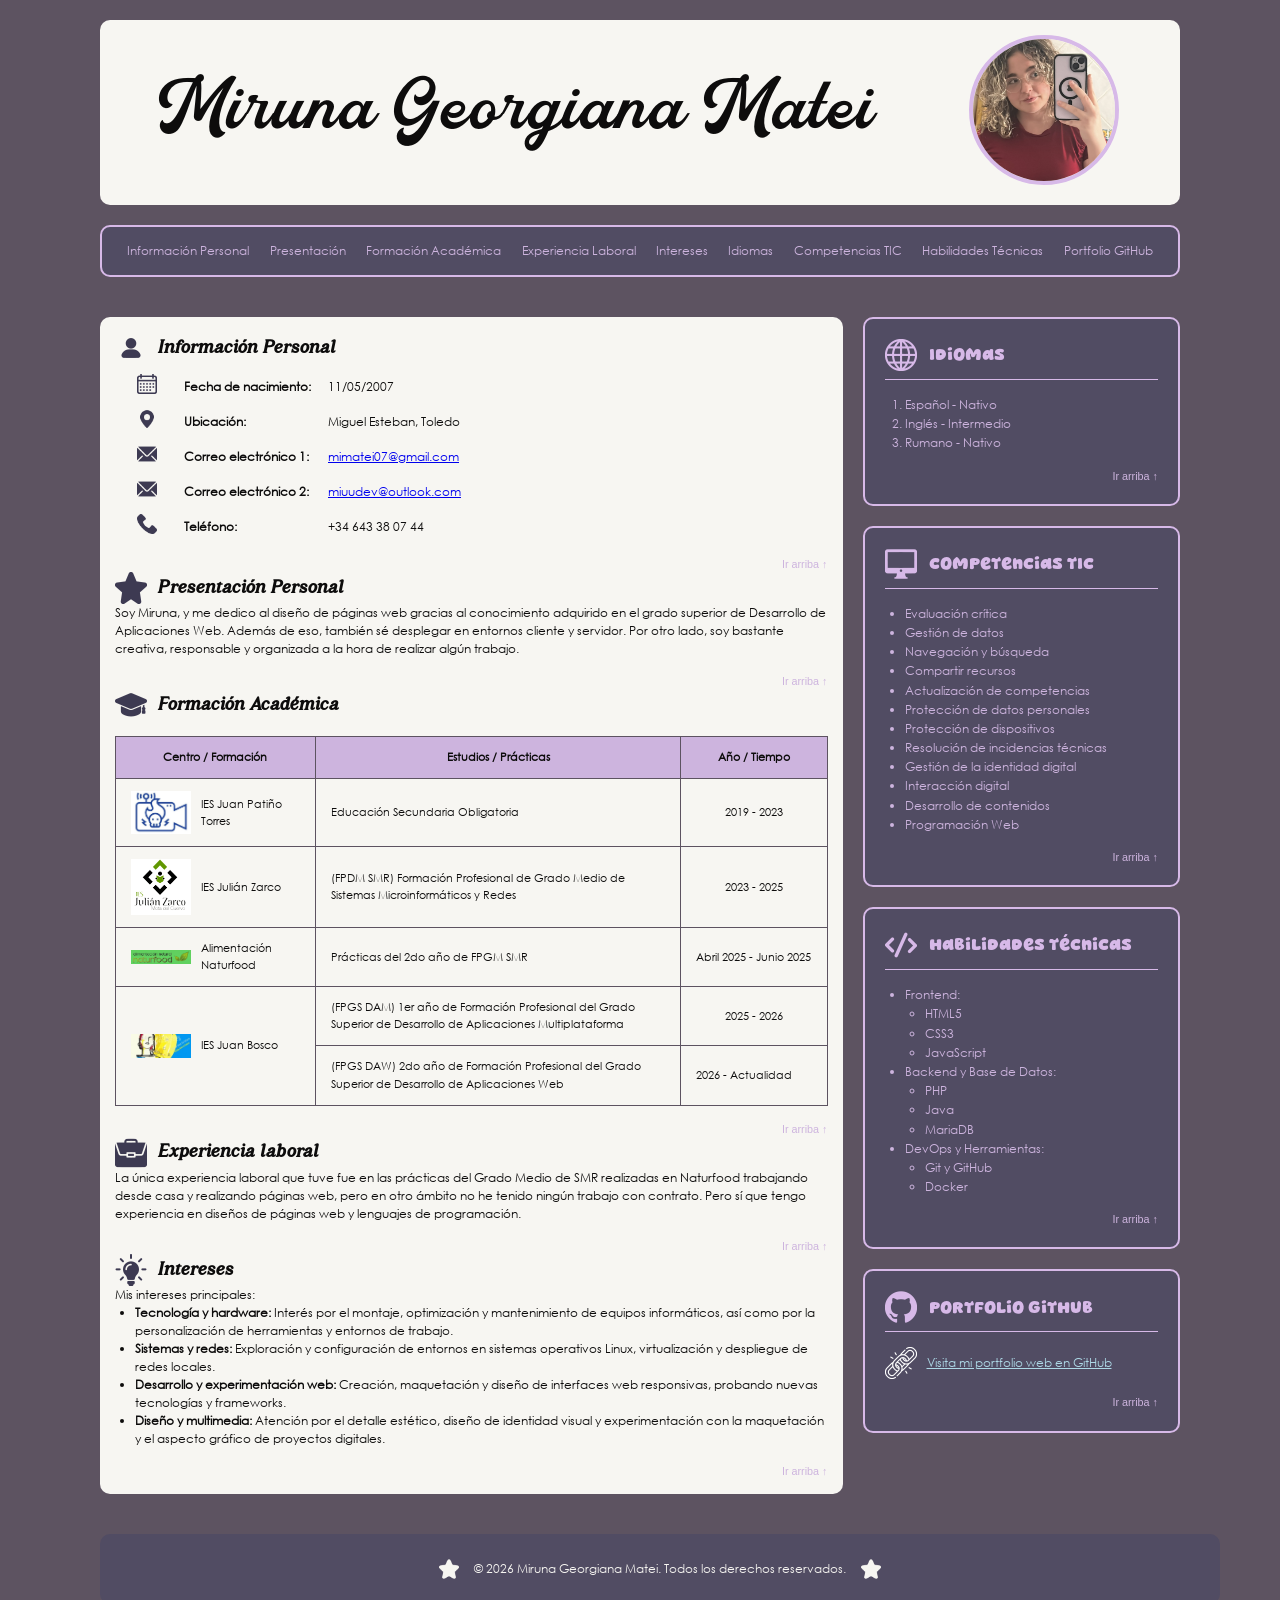
<file: curriculumVitae/index.html>
<!DOCTYPE html>
<html lang="es">
<head>
    <meta charset="UTF-8">
    <meta name="viewport" content="width=device-width, initial-scale=1.0">
    <link rel="stylesheet" href="./css/style.css">
    <title>Curriculum Vitae - Miruna Georgiana Matei</title>
</head>
<body id="top">

    <header>
        <h1>Miruna Georgiana Matei</h1>

        <div class="cont-perfil">
            <img src="img/logos/foto-perfil.jpeg" alt="Fotografía de Miruna Georgiana Matei" class="foto-perfil">
        </div>
    </header>

    <nav>
        <ul>
            <li><a href="#informacion-personal">Información Personal</a></li>
            <li><a href="#presentacion-personal">Presentación</a></li>
            <li><a href="#formacion-academica">Formación Académica</a></li>
            <li><a href="#experiencia-laboral">Experiencia Laboral</a></li>
            <li><a href="#intereses">Intereses</a></li>
            <li><a href="#idiomas">Idiomas</a></li>
            <li><a href="#competencias-tic">Competencias TIC</a></li>
            <li><a href="#habilidades-tecnicas">Habilidades Técnicas</a></li>
            <li><a href="#link-github">Portfolio GitHub</a></li>
        </ul>
    </nav>

    <div class="contenedor-principal">
        <main>
            <section class="seccion-main">
                <h2 id="informacion-personal">
                    <img src="img/general/perfil.png" alt="Icono de perfil" class="icono-titulo">
                    Información Personal
                </h2>

                <table class="tabla-info-personal">
                    <tr>
                        <td><img src="./img/info-personal/calendario.png" class="icono-info-personal"></td>
                        <td><strong>Fecha de nacimiento:</strong></td>
                        <td>11/05/2007</td>
                    </tr>

                    <tr>
                        <td><img src="./img/info-personal/ubicacion.png" class="icono-info-personal"></td>
                        <td><strong>Ubicación:</strong></td>
                        <td>Miguel Esteban, Toledo</td>
                    </tr>

                    <tr>
                        <td><img src="./img/info-personal/correo-electronico.png" class="icono-info-personal"></td>
                        <td><strong>Correo electrónico 1:</strong></td>
                        <td><a href="mailto:mimatei07@gmail.com">mimatei07@gmail.com</a></td>
                    </tr>

                    <tr>
                        <td><img src="./img/info-personal/correo-electronico.png" class="icono-info-personal"></td>
                        <td><strong>Correo electrónico 2:</strong></td>
                        <td><a href="mailto:miuudev@outlook.com">miuudev@outlook.com</a></td>
                    </tr>

                    <tr>
                        <td><img src="./img/info-personal/telefono.png" class="icono-info-personal"></td>
                        <td><strong>Teléfono:</strong></td>
                        <td>+34 643 38 07 44</td>
                    </tr>
                </table>

                <div class="ir-arriba">
                    <a href="#top">Ir arriba ↑</a>
                </div>
            </section>

            <section class="seccion-main">
                <h2 id="presentacion-personal">
                    <img src="img/general/estrella.png" alt="Icono de presentación" class="icono-titulo">
                    Presentación Personal
                </h2>
                <p>
                    Soy Miruna, y me dedico al diseño de páginas web gracias al conocimiento adquirido en el grado superior de Desarrollo de Aplicaciones Web. Además de eso, también sé desplegar en entornos cliente y servidor. Por otro lado, soy bastante creativa, responsable y organizada a la hora de realizar algún trabajo.
                </p>
                <div class="ir-arriba">
                    <a href="#top">Ir arriba ↑</a>
                </div>
            </section>

            <section class="seccion-main">
                <h2 id="formacion-academica">
                    <img src="img/general/formacion.png" alt="Icono de formación académica" class="icono-titulo">
                    Formación Académica
                </h2>
                <table id="tabla-centro-estudios-tiempo">
                    <thead>
                        <tr>
                            <th>Centro / Formación</th>
                            <th>Estudios / Prácticas</th>
                            <th>Año / Tiempo</th>
                        </tr>
                    </thead>
                    <tbody>
                        <tr>
                            <td>
                                <div class="celda-centro">
                                    <img src="img/logos/logo-patino.jpg" alt="Logotipo IES Juan Patiño Torres" class="icono-estudios-centro">
                                    <span>IES Juan Patiño Torres</span>
                                </div>
                            </td>
                            <td>Educación Secundaria Obligatoria</td>
                            <td>2019 - 2023</td>
                        </tr>
                        <tr>
                            <td>
                                <div class="celda-centro">
                                    <img src="img/logos/logo-zarco.png" alt="Logotipo IES Julián Zarco" class="icono-estudios-centro">
                                    <span>IES Julián Zarco</span>
                                </div>
                            </td>
                            <td>(FPDM SMR) Formación Profesional de Grado Medio de Sistemas Microinformáticos y Redes</td>
                            <td>2023 - 2025</td>
                        </tr>
                        <tr>
                            <td>
                                <div class="celda-centro">
                                    <img src="img/logos/logo-naturfood.png" alt="Logotipo Alimentación Naturfood" class="icono-estudios-centro">
                                    <span>Alimentación Naturfood</span>
                                </div>
                            </td>
                            <td>Prácticas del 2do año de FPGM SMR</td>
                            <td>Abril 2025 - Junio 2025</td>
                        </tr>
                        <tr>
                            <td rowspan="2">
                                <div class="celda-centro">
                                    <img src="img/logos/logo-bosco.jpg" alt="Logotipo IES Juan Bosco" class="icono-estudios-centro">
                                    <span>IES Juan Bosco</span>
                                </div>
                            </td>
                            <td>(FPGS DAM) 1er año de Formación Profesional del Grado Superior de Desarrollo de Aplicaciones Multiplataforma</td>
                            <td>2025 - 2026</td>
                        </tr>
                        <tr>
                            <td>(FPGS DAW) 2do año de Formación Profesional del Grado Superior de Desarrollo de Aplicaciones Web</td>
                            <td>2026 - Actualidad</td>
                        </tr>                                     
                    </tbody>
                </table>
                <div class="ir-arriba">
                    <a href="#top">Ir arriba ↑</a>
                </div>
            </section>

            <section class="seccion-main">
                <h2 id="experiencia-laboral">
                    <img src="img/general/laboral.png" alt="Icono de experiencia laboral" class="icono-titulo">
                    Experiencia laboral
                </h2>
                <p>
                    La única experiencia laboral que tuve fue en las prácticas del Grado Medio de SMR realizadas en Naturfood trabajando desde casa y realizando páginas web, pero en otro ámbito no he tenido ningún trabajo con contrato. Pero sí que tengo experiencia en diseños de páginas web y lenguajes de programación.
                </p>
                <div class="ir-arriba">
                    <a href="#top">Ir arriba ↑</a>
                </div>
            </section>

            <section class="seccion-main">
                <h2 id="intereses">
                    <img src="img/general/intereses.png" alt="Icono de intereses" class="icono-titulo">
                    Intereses
                </h2>  
                <p>Mis intereses principales:</p>
                <ul>
                    <li><strong>Tecnología y hardware:</strong> Interés por el montaje, optimización y mantenimiento de equipos informáticos, así como por la personalización de herramientas y entornos de trabajo.</li>
                    <li><strong>Sistemas y redes:</strong> Exploración y configuración de entornos en sistemas operativos Linux, virtualización y despliegue de redes locales.</li>
                    <li><strong>Desarrollo y experimentación web:</strong> Creación, maquetación y diseño de interfaces web responsivas, probando nuevas tecnologías y frameworks.</li>
                    <li><strong>Diseño y multimedia:</strong> Atención por el detalle estético, diseño de identidad visual y experimentación con la maquetación y el aspecto gráfico de proyectos digitales.</li>
                </ul>
                <div class="ir-arriba">
                    <a href="#top">Ir arriba ↑</a>
                </div>
            </section>
        </main>

        <aside>
            <section class="seccion-aside">
                <h3 id="idiomas">
                    <img src="img/general/idiomas.png" alt="Icono de idiomas" class="icono-titulo">
                    Idiomas
                </h3>
                <ol>
                    <li>Español - Nativo</li>
                    <li>Inglés - Intermedio</li>
                    <li>Rumano - Nativo</li>
                </ol>
                <div class="ir-arriba">
                    <a href="#top">Ir arriba ↑</a>
                </div>
            </section>

            <section class="seccion-aside">
                <h3 id="competencias-tic">
                    <img src="img/general/competencias.png" alt="Icono de competencias TIC" class="icono-titulo">
                    Competencias TIC
                </h3>
                    
                <ul>
                    <li>Evaluación crítica</li>
                    <li>Gestión de datos</li>
                    <li>Navegación y búsqueda</li>
                    <li>Compartir recursos</li>
                    <li>Actualización de competencias</li>
                    <li>Protección de datos personales</li>
                    <li>Protección de dispositivos</li>
                    <li>Resolución de incidencias técnicas</li>
                    <li>Gestión de la identidad digital</li>
                    <li>Interacción digital</li>
                    <li>Desarrollo de contenidos</li>
                    <li>Programación Web</li>
                </ul>
                <div class="ir-arriba">
                    <a href="#top">Ir arriba ↑</a>
                </div>
            </section>

            <section class="seccion-aside">
                <h3 id="habilidades-tecnicas">
                    <img src="img/general/tecnicas.png" alt="Icono de habilidades técnicas" class="icono-titulo">
                    Habilidades Técnicas
                </h3>
                    
                <ul>
                    <li>Frontend:
                        <ul>
                            <li>HTML5</li>
                            <li>CSS3</li>
                            <li>JavaScript</li>
                        </ul>
                    </li>
                    <li>Backend y Base de Datos:
                        <ul>
                            <li>PHP</li>
                            <li>Java</li>
                            <li>MariaDB</li>
                        </ul>
                    </li>
                    <li>DevOps y Herramientas:
                        <ul>
                            <li>Git y GitHub</li>
                            <li>Docker</li>
                        </ul>
                    </li>
                </ul>
                <div class="ir-arriba">
                    <a href="#top">Ir arriba ↑</a>
                </div>
            </section>

            <section class="seccion-aside">
                <h3 id="link-github">
                    <img src="img/general/github.png" alt="Icono GitHub" class="icono-titulo">
                    Portfolio GitHub
                </h3>

                <div class="link-github">
                    <img src="img/general/link.png" alt="Vista previa código" class="imagen-github">
                    <a href="https://github.com/miuu-dev/WebLab" class="texto-link">Visita mi portfolio web en GitHub</a>
                </div>
                <div class="ir-arriba">
                    <a href="#top">Ir arriba ↑</a>
                </div>                
            </section>
        </aside>
    </div>

    <footer>
        <div class="footer-contenido">
            <img src="img/footer/estrella-footer.png" class="icono-footer">
            <p>&copy; 2026 Miruna Georgiana Matei. Todos los derechos reservados.</p>
            <img src="img/footer/estrella-footer.png" class="icono-footer">
        </div>
    </footer>

</body>
</html>
</file>
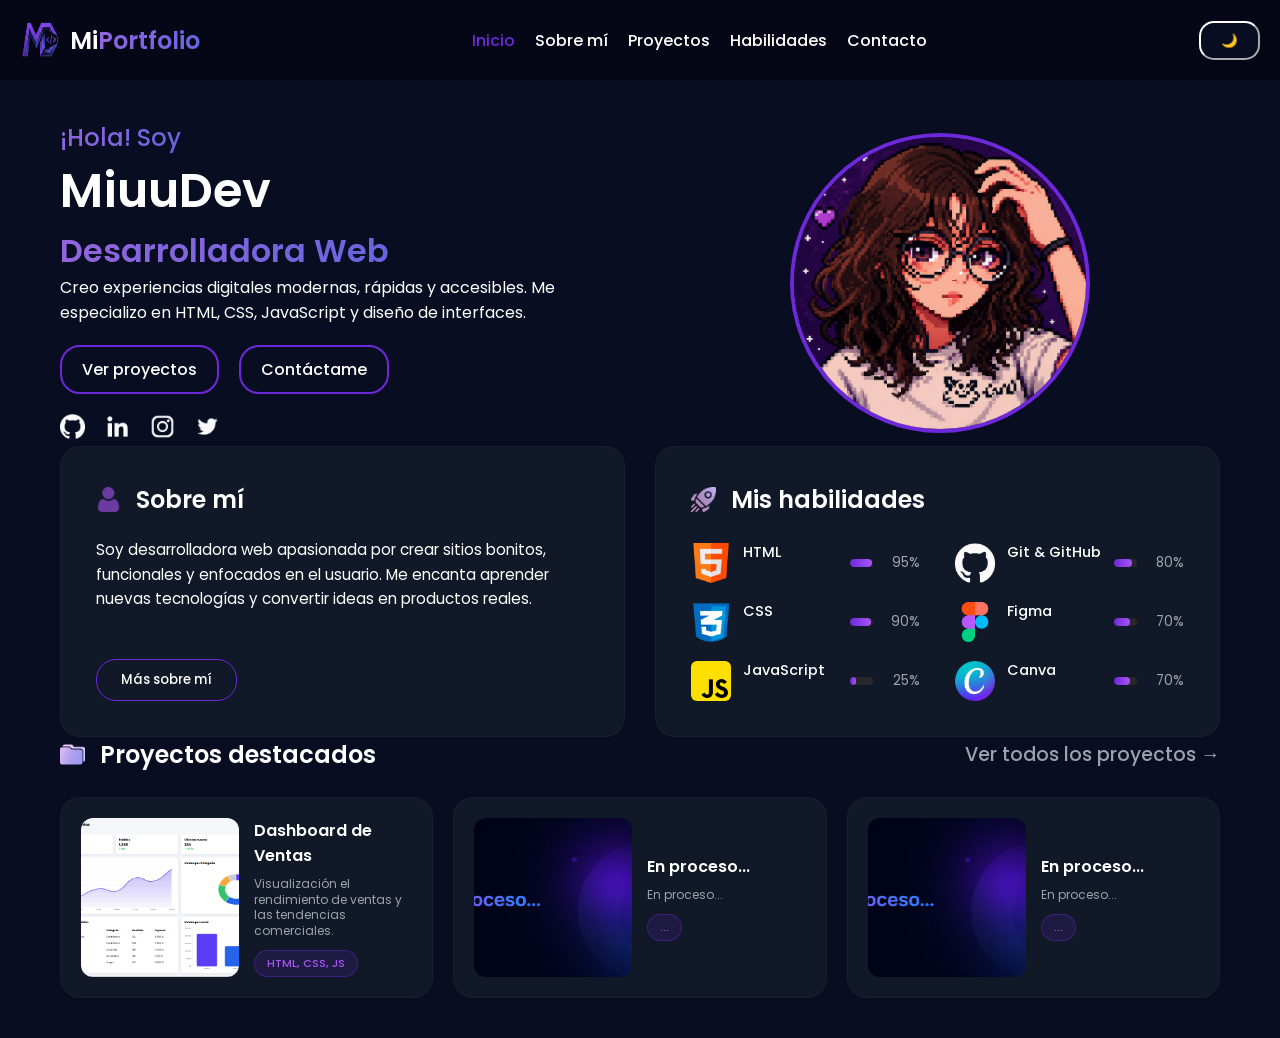
<file: miPortfolio/index.html>
<!DOCTYPE html>
<html lang="es">

<head>
    <meta charset="UTF-8">
    <meta name="viewport" content="width=device-width, initial-scale=1.0">
    <title>MiPortfolio</title>
    <link href="https://fonts.googleapis.com/css2?family=Poppins:wght@300;400;500;600;700&display=swap"
        rel="stylesheet">
    <link rel="stylesheet" href="css/style.css">
</head>

<body>
    <header>
        <a class="logo" href="index.html">
            <img src="images/icons/logo.png" alt="Logo de MiPortfolio">
            <span>Mi<span class="destacado">Portfolio</span></span>
        </a>

        <nav>
            <ul>
                <li><a href="#" class="active">Inicio</a></li>
                <li><a href="#">Sobre mí</a></li>
                <li><a href="#">Proyectos</a></li>
                <li><a href="#">Habilidades</a></li>
                <li><a href="#">Contacto</a></li>
            </ul>
        </nav>

        <button class="btn-menu" aria-label="Cambiar tema">
            <span class="disenio">🌙</span>
        </button>
    </header>

    <main>
        <section class="hero" id="inicio">
            <article class="contenido-hero">
                <span class="saludo">¡Hola! Soy</span>
                <br>
                <span class="name">MiuuDev</span>
                <br>
                <span class="trabajo">Desarrolladora Web</span>
                <p>Creo experiencias digitales modernas, rápidas y accesibles.
                    Me especializo en HTML, CSS, JavaScript y diseño de interfaces.</p>

                <div class="botones-hero">
                    <a href="#proyectos" class="btn-proyectos">Ver proyectos</a>
                    <a href="#contacto" class="btn-contacto">Contáctame</a>
                </div>

                <div class="redes">
                    <a href="https://github.com/miuu-dev">
                        <img src="images/icons/github.png" alt="GitHub">
                    </a>

                    <a href="#">
                        <img src="images/icons/linkedin.png" alt="LinkedIn">
                    </a>

                    <a href="#">
                        <img src="images/icons/instagram.png" alt="Instagram">
                    </a>

                    <a href="#">
                        <img src="images/icons/twitter.png" alt="Twitter">
                    </a>
                </div>
            </article>

            <figure class="imagen-hero">
                <img src="images/icons/yo.png" alt="Foto de perfil de MiuuDev">
            </figure>
        </section>


        <section class="sobreMiHab">
            <section class="sobre-mi" id="sobre-mi">
                <div class="titulo">
                    <img src="images/icons/usuario.png" alt="Icono de sobre mí">
                    <span class="texto">Sobre mí</span>
                </div>

                <span class="descripcion">
                    Soy desarrolladora web apasionada por crear sitios bonitos,
                    funcionales y enfocados en el usuario. Me encanta aprender
                    nuevas tecnologías y convertir ideas en productos reales.
                </span>

                <br>

                <button class="btn-sobremi">
                    <span class="btn-text">
                        Más sobre mí
                    </span>
                </button>
            </section>

            <section class="skills-section" id="habilidades">
                <div class="titulo">
                    <img src="images/icons/habilidades.png" alt="Icono de habilidades"> <span class="texto">Mis
                        habilidades</span>
                </div>

                <div class="skills-grid">
                    <!-- Columna 1 -->
                    <div class="skill-column">
                        <div class="skill-item">
                            <img src="images/icons/html.png" alt="HTML">
                            <span class="lenguajeTitulo">HTML</span>
                            <div class="progress-bar">
                                <div class="progress-bar-fill" style="width: 95%;"></div>
                            </div>
                            <span>95%</span>
                        </div>

                        <div class="skill-item">
                            <img src="images/icons/css.png" alt="CSS">
                            <span class="lenguajeTitulo">CSS</span>
                            <div class="progress-bar">
                                <div class="progress-bar-fill" style="width: 90%;"></div>
                            </div>
                            <span>90%</span>
                        </div>

                        <div class="skill-item">
                            <img src="images/icons/js.png" alt="JavaScript" class="js">
                            <span class="lenguajeTitulo">JavaScript</span>
                            <div class="progress-bar">
                                <div class="progress-bar-fill" style="width: 25%;"></div>
                            </div>
                            <span>25%</span>
                        </div>
                    </div>

                    <!-- Columna 2 -->
                    <div class="skill-column">
                        <div class="skill-item">
                            <img src="images/icons/github.png" alt="GitHub">
                            <span class="lenguajeTitulo">Git & GitHub</span>
                            <div class="progress-bar">
                                <div class="progress-bar-fill" style="width: 80%;"></div>
                            </div>
                            <span>80%</span>
                        </div>

                        <div class="skill-item">
                            <img src="images/icons/figma.png" alt="Figma">
                            <span class="lenguajeTitulo">Figma</span>
                            <div class="progress-bar">
                                <div class="progress-bar-fill" style="width: 70%;"></div>
                            </div>
                            <span>70%</span>
                        </div>

                        <div class="skill-item">
                            <img src="images/icons/canva.png" alt="Canva">
                            <span class="lenguajeTitulo">Canva</span>
                            <div class="progress-bar">
                                <div class="progress-bar-fill" style="width: 70%;"></div>
                            </div>
                            <span>70%</span>
                        </div>
                    </div>
                </div>
            </section>
        </section>

        <section class="proyectos" id="proyectos">
            <div class="encabezado">
                <div class="titulo">
                    <img src="images/icons/carpeta.png" alt="Icono de carpeta">
                    <span class="texto">Proyectos destacados</span>
                </div>

                <div class="proyectos-enlace">
                    <span class="enlace"><a href="https://github.com/miuu-dev/WebLab/tree/main">Ver todos los proyectos →</a></span>
                </div>
            </div>

            <div class="proyectos-grid">
                <div class="proyecto-item">
                    <img src="images/portada/portadaDashboard.png" alt="Dashboard de Ventas" class="proyecto-imagen-fondo">
                    <div class="proyecto-info">
                        <h3>Dashboard de Ventas</h3>
                        <p>Visualización el rendimiento de ventas y las tendencias comerciales.</p>
                        <div class="lenguajes">
                            <span class="lenguaje">HTML, CSS, JS</span>
                        </div>
                    </div>
                </div>

                <div class="proyecto-item">
                    <img src="images/portada/enproceso.png" alt="En proceso..." class="proyecto-imagen-fondo">
                    <div class="proyecto-info">
                        <h3>En proceso...</h3>
                        <p>En proceso...</p>
                        <div class="lenguajes">
                            <span class="lenguaje">...</span>
                        </div>
                    </div>
                </div>

                <div class="proyecto-item">
                    <img src="images/portada/enproceso.png" alt="En proceso..." class="proyecto-imagen-fondo">
                    <div class="proyecto-info">
                        <h3>En proceso...</h3>
                        <p>En proceso...</p>
                        <div class="lenguajes">
                            <span class="lenguaje">...</span>
                        </div>
                    </div>
                </div>
            </div>
        </section>
    </main>
</body>

</html>
</file>
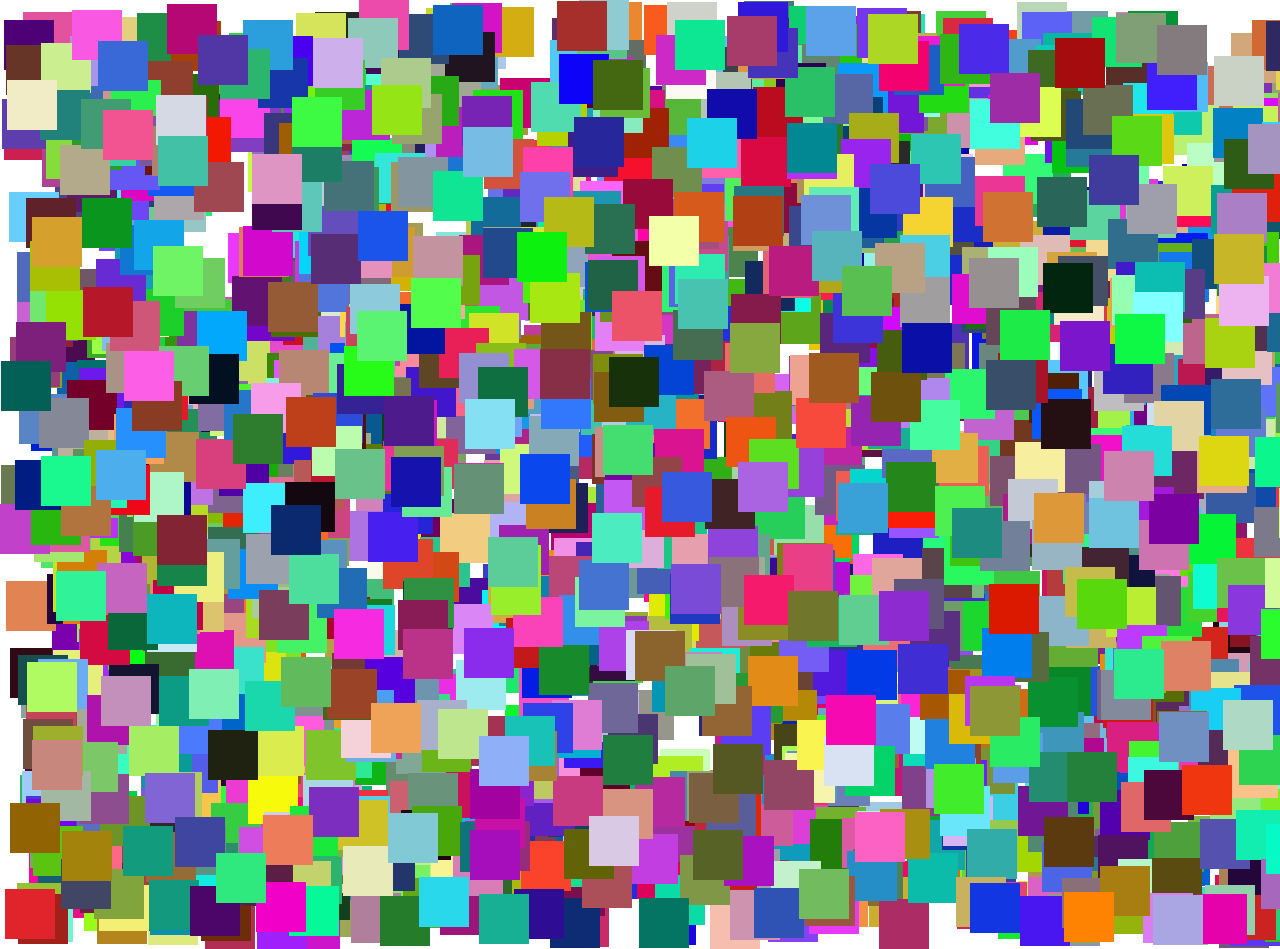
<file: bucle-for/fondoRandomEpilepsia.html>
<!DOCTYPE html>
<html lang="es">
<head>
    <meta charset="UTF-8">
    <meta name="viewport" content="width=device-width, initial-scale=1.0">
    <title>Cuadrados Random Epilepsia</title>
</head>
<body>
    <script>

        for (let i = 0; i < 2000; i++) {
            let rojo = parseInt(Math.random()*256);
            let verde = parseInt(Math.random()*256);
            let azul = parseInt(Math.random()*256);
        
            let x = parseInt(Math.random() * screen.width);
            let y = parseInt(Math.random() * screen.height);

            document.write(`<div style="background-color: rgb(${rojo}, ${verde}, ${azul}); top:${y}px; left:${x}px; width: 50px; height: 50px; position: absolute";></div>`);
        }

    </script>
</body>
</html>
</file>
<file: curriculumVitae/css/style.css>
/* Tipografias insertadas */
@font-face {
    font-family: "Thankfull";
    src: url("../fonts/ThankfullScript.otf");
    font-weight: bold;
    font-style: italic;
}

@font-face {
    font-family: "MonimerSerif";
    src: url("../fonts/MonimerSerif.otf");
    font-weight: normal;
    font-style: normal;
}

@font-face {
    font-family: "CreamyChicken";
    src: url("../fonts/CreamyChicken.otf");
    font-weight: bold;
    font-style: italic;
}

@font-face {
    font-family: "CenturyGothic";
    src: url("../fonts/CenturyGothic.otf");
    font-weight: normal;
    font-style: normal;
}



/* root */
:root {
    /* fonts */
    /* los sans-serif son fuentes de letra en caso de que la principal no funcione correctamente */
    --font-family-h1: "Thankfull", sans-serif; 
    --font-family-h2: "MonimerSerif", sans-serif; 
    --font-family-h3: "CreamyChicken", sans-serif;
    --font-family-texto: "CenturyGothic", Arial, sans-serif;
    --font-family-enlace: "Comic Sans MS", sans-serif;

    /* colores */
    --color-principal: #0D0C0C;
    --color-secundario: #63798F;
    --color-acento: #CDB4DE;
    --color-enlace-visto: #63798F;
    --color-fondo: #5D5361;
    --color-fondo-header-main: #F7F6F2;
    --color-fondo-nav-aside-footer: #514C63;
    --color-minidetalles: #d7b9e8;
}



/* DISEÑO */
* {
    margin: 0;
    padding: 0;
    box-sizing: border-box;
    font-family: var(--font-family-texto);
}

body {
    background-color: var(--color-fondo);
    color: var(--color-principal);
    font-size: 12px;
    line-height: 1.5;
    max-width: 1200px; 
    margin: 0 auto; 
    padding: 0 40px; 
}



/* formato header, nav, main, aside y footer */
header {
    background-color: var(--color-fondo-header-main);
    margin: 20px;
    padding: 15px;
    border-radius: 10px;
    display: flex;
    justify-content: space-around;
    align-items: center;
}

nav {
    background-color: var(--color-fondo-nav-aside-footer);
    margin: 20px;
    padding: 15px;
    border-radius: 10px;
    border-color: var(--color-minidetalles);
    border-style: solid;
    border-width: 2px;
}

.contenedor-principal {
    display: grid;
    grid-template-columns: 2.2fr 1fr;
    gap: 0px;
    margin: 0 20px;
}

.contenedor-principal main {
    background-color: var(--color-fondo-header-main);
    margin: 20px 0 20px 0;
    padding: 15px;
    border-radius: 10px;
}

aside {
    background-color: transparent;
    margin: 20px 0 20px 20px;
    display: flex;
    flex-direction: column;
    gap: 20px;
    padding: 0;
}


footer {
    background-color: var(--color-fondo-nav-aside-footer);
    margin: 20px;
    padding: 15px;
    border-radius: 10px;
}



/* formato header más explícito */
header h1 {
    font-family: var(--font-family-h1);
    color: var(--color-principal);
    font-size: 5em;
    text-align: center;
}

header img.foto-perfil {
    width: 150px;
    height: 150px;
    border-radius: 50%;
    object-fit: cover;
    border-color: var(--color-minidetalles);
    border-style: solid;
    border-width: 4px;
}



/* formato nav más explícito */
nav ul {
    display: flex;
    justify-content: space-around;
}

nav ul li {
    list-style: none;
    transition: all 0.5s ease-in-out;
}

nav ul li a {
    color: var(--color-acento);
    text-decoration: none;
}

nav ul li:hover {
    background-color: var(--color-secundario);
    border-radius: 10px;
}

nav ul li a:hover {
    padding: 10px;
    color: white;
}



/* formato main más explícito */
.seccion-main h2 {
    font-family: var(--font-family-h2);
}

.seccion-main h2 .icono-titulo {
    width: 32px;
    height: 32px;
    object-fit: contain;
}

.seccion-main h2 {
    display: flex;
    align-items: center;
    gap: 10px;
}

.seccion-main .icono-info-personal {
    width: 20px;
    height: 20px;
    object-fit: contain;
    margin-right: 10px;
}

.seccion-main .tabla-info-personal tr td {
    gap: 20px;
    padding: 8px 15px 0px 0px;
}

.tabla-info-personal {
    margin-left: 20px;
}

/* diseño de la tabla de formación académica */
#tabla-centro-estudios-tiempo .celda-centro {
    display: flex;
    align-items: center;
    gap: 10px; 
}

.seccion-main #tabla-centro-estudios-tiempo {
    width: 100%;
    border-collapse: collapse; /* así evitamos que queden espacios doble */
    margin: 15px 0 15px 0; /* ponemos margin arriba y abajo */
}

.seccion-main #tabla-centro-estudios-tiempo th, 
.seccion-main #tabla-centro-estudios-tiempo td {
    border: 1px solid var(--color-fondo);
    padding: 12px 15px;
    text-align: left;
    vertical-align: middle; /* centramos de forma vertical */
    font-size: 0.95em;
} 

/* diseño del thead de la tabla de formación académica */
.seccion-main #tabla-centro-estudios-tiempo thead th {
    background-color: var(--color-acento);
    font-weight: 600;
    text-align: center;
}

/* alimenación específica para la columna estudios y años */
.seccion-main #tabla-centro-estudios-tiempo td:nth-child(2) {
    text-align: left;
}

.seccion-main #tabla-centro-estudios-tiempo td:nth-child(3) {
    text-align: center;
    white-space: nowrap; /* se mantiene en una misma línea */
}

/* diseño del logo de centro/formación */
.seccion-main #tabla-centro-estudios-tiempo .celda-centro  .icono-estudios-centro {
    width: 60px;
}


/* diseño más explícito de intereses */
.seccion-main ul {
    margin: 0;
    padding-left: 20px; 
}

.seccion-main #intereses ul li {
    line-height: 1.6;

}



/* formato aside más explícito */
.seccion-aside {
    background-color: var(--color-fondo-nav-aside-footer);
    padding: 20px;
    border-radius: 10px;
    border-color: var(--color-minidetalles);
    border-style: solid;
    border-width: 2px;
}

/* titulo del aside h3 */
.seccion-aside h3 {
    font-family: var(--font-family-h3);
    font-size: 1.3em;
    color: var(--color-minidetalles);
    border-bottom: 1px solid var(--color-minidetalles);
    padding-bottom: 8px;
    margin-bottom: 15px;
    display: flex;
    align-items: center;
    gap: 12px;
}

.seccion-aside h3 .icono-titulo {
    width: 32px;
    height: 32px;
    object-fit: contain;
}

/* imágenes del aside */
.seccion-aside .imagen-github {
    width: 32px;
    height: 32px;
    object-fit: contain;
}

/* modificación de la lista de idiomas */
.seccion-aside ol {
    margin: 0;
    padding-left: 20px; 
}

.seccion-aside ul {
    margin: 0;
    padding-left: 20px; 
}

/* estilo de cada elemento de la lista de idiomas */
.seccion-aside ol li {
    color: var(--color-acento);
    line-height: 1.6;
}

.seccion-aside ul li {
    color: var(--color-acento);
    line-height: 1.6;
}



/* botón para volver arriba */
.ir-arriba {
    display: block;
    text-align: right;
    font-size: 0.9em;
    margin-top: 15px;
}

/* enlace del botón para volver arriba */
.ir-arriba a {
    font-family: var(--font-family-enlace);
    color: var(--color-acento);
    text-decoration: none;
    transition: all 0.2s ease-in-out;
}

.ir-arriba a:hover {
    color: black;
}

/* diseño del enlace a github */
.link-github {
    display: flex;
    align-items: center;
    gap: 10px;
}

.link-github a {
    color: lightblue;
    transition: all 0.5s ease-in-out;
}

.link-github a:hover {
    text-decoration: none;
    color:white;
    background-color: var(--color-secundario);
    border-radius: 10px;
    padding: 5px;
}


/* diseño más explícito del footer */
footer {
    width: 100%;
    padding: 25px 20px;
    text-align: center;
}

.footer-contenido {
    display: flex;
    align-items: center;
    justify-content: center;
    gap: 15px;
}

.footer-contenido p {
    color: var(--color-fondo-header-main);
}

.icono-footer {
    width: 20px;
    height: auto;
    object-fit: contain;
}
</file>
<file: miPortfolio/css/style.css>
:root {
    --bg-color: #080D22;
    --header-color: #050717;

    --card-bg: #111827;

    --primary-accent: #6d28d9;
    
    --degradado1: #9365dd;
    --degradado2: #6765dd;

    --text-primary: #ffffff;

    --text-secondary: #9ca3af;

    --progress-bg: #2a272c;
}

*{
    margin:0;
    padding:0;
    box-sizing:border-box;
}

body{
    font-family:"Poppins",sans-serif;
    background:var(--bg-color);
    color: white;
    overflow-x: hidden;
    width: 100%;
}

/* HEADER */
header {
    background-color: var(--header-color);
    padding: 20px;
    display: flex;
    justify-content: space-between;
    align-items: center;
    gap: 20px;
    flex-wrap: wrap;
}

header nav ul{
    list-style: none;
    display: flex;
    gap: 20px;
    margin: 0;
    padding: 0;
}

header nav a {
    text-decoration: none;
    color: white;
    font-weight: 500;
}

header nav a:hover, .active{
    color: var(--primary-accent);
}

header nav{
    flex:1;
}

header nav ul{
    justify-content:center;
    flex-wrap:wrap;
}


/* BOTÓN DEL HEADER */
.btn-menu {
    background-color: var(--bg-color);
    border-color: white;
    padding: 10px 20px;
    cursor: pointer;
    border-radius: 15px;
    align-items: center;
}

/* LOGO DEL HEADER */
.logo {
    display: flex;
    align-items: center;
    gap: 10px;
    text-decoration: none;
    color: white;
}

.logo img{
    width:40px;
    height:40px;
    flex-shrink:0;
}

.logo span {
    font-size: 1.5rem;
    font-weight: 600;
}

.destacado {
    font-size: 1.5rem;
    font-weight: 600;
    background: linear-gradient(to right, var(--degradado1), var(--degradado2));
    background-clip: text;
    -webkit-background-clip: text;
    color: transparent;
    -webkit-text-fill-color: transparent;
}


/* SECCIÓN SOBRE MI */
main{
    width:100%;
    max-width:1200px;
    margin:0 auto;
    padding:40px 20px;
}

/* MI INFO COMPLETA*/
.hero{
    display:grid;
    grid-template-columns:repeat(auto-fit,minmax(350px,1fr));
    gap:40px;
    align-items:center;
}

/* MIS REDES */
.redes {
    display: flex;
    gap: 20px;
    margin-top: 20px;
}

.redes img {
    width: 100%;
    height: 25px;
}

/* MIS BOTONES */
.botones-hero {
    display: flex;
    gap: 20px;
    margin-top: 20px;
}

.botones-hero a {
    text-decoration: none;
    color: white;
    padding: 10px 20px;
    border: 2px solid var(--primary-accent);
    border-radius: 20px;
    font-weight: 500;
}

.botones-hero a:hover {
    background-color: var(--primary-accent);
    color: white;
    transition: 0.3s;
}

/* MI IMAGEN */
.imagen-hero img {
    width: 100%;
    max-width: 300px;
    border-radius: 50%;
    border: 4px solid var(--primary-accent);
}

.imagen-hero {
    display: flex;
    justify-content: center;
    align-items: center;
}

/* SALUDO */
.saludo {
    font-size: 1.5rem;
    background: linear-gradient(to right, var(--degradado1), var(--degradado2));
    background-clip: text;
    -webkit-background-clip: text;
    color: transparent;
    -webkit-text-fill-color: transparent;
    font-weight: 500;
}

/* MI DEDICACIÓN */
.trabajo {
    font-size: 2rem;
    background: linear-gradient(to right, var(--degradado1), var(--degradado2));
    background-clip: text;
    -webkit-background-clip: text;
    color: transparent;
    -webkit-text-fill-color: transparent;
    font-weight: 600;
}

/* MI NOMBRE */
.name {
    font-size: 3rem;
    font-weight: 600;
}

/* SOBRE MI + HABILIDADES */
.sobreMiHab {
    display: grid;
    grid-template-columns:repeat(auto-fit,minmax(320px,1fr));
    gap: 30px;
    align-items: stretch; 
}

/* ICONOS */
.titulo img {
    width: 25px;
    height: 25px;
}

/* TITULOS */
.titulo {
    font-size: 1.5rem;
    font-weight: 600;
    display: flex;
    align-items: center;
    gap: 15px;
}

/* SOBRE MI */
.sobre-mi, .skills-section {
    background-color: var(--card-bg); 
    padding: 35px;
    border-radius: 20px;
    border: 1px solid rgba(255, 255, 255, 0.03);
}

.sobre-mi {
    display: flex;
    flex-direction: column;
    justify-content: space-between;
}

.sobre-mi .descripcion {
    line-height: 1.6;
    font-size: 0.95rem;
    margin: 20px 0;
}

/* BOTÓN SOBRE MI */
.btn-sobremi {
    background-color: transparent;
    border: 1px solid var(--primary-accent);
    color: white;
    padding: 10px 24px;
    border-radius: 20px;
    cursor: pointer;
    font-family: "Poppins", sans-serif;
    font-weight: 500;
    width: fit-content;
    transition: background-color 0.3s ease;
}

.btn-sobremi:hover {
    background-color: var(--primary-accent);
}

/* MIS HABILIDADES */
.skills-grid {
    display: grid;
    grid-template-columns: 1fr 1fr;
    gap: 25px 35px;
    margin-top: 25px;
}

.skills-grid img {
    width: 40px;
    height: 40px;
    object-fit: contain;
}

.skills-grid .js {
    border-radius: 6px;
}

.skill-item {
    display: flex;
    align-items: center;
    gap: 12px;
}

.skills-section .lenguajeTitulo {
    margin-bottom: 20px;
    font-size: 1.25rem;
    font-weight: 600;
}

.skill-column {
    display: flex;
    flex-direction: column;
    gap: 18px;
}

.lenguajeTitulo, 
.skill-item span:nth-of-type(1) {
    font-size: 0.9rem;
    font-weight: 500;
    color: white;
    width: 95px; 
    white-space: nowrap;
}

/* LÍNEA DE PROGRESO */
.progress-bar {
    flex-grow: 1;
    height: 8px;
    background-color: var(--progress-bg);
    border-radius: 10px;
    overflow: hidden;
}

.progress-bar-fill {
    height: 100%;
    background: linear-gradient(90deg, var(--primary-accent), #a855f7);
    border-radius: 10px;
}

.skill-item span:nth-of-type(2) {
    font-size: 0.85rem;
    color: var(--text-secondary);
    width: 35px;
    text-align: right;
}

/* ENCABEZADO MIS PROYECTOS */
.encabezado {
    display: flex;
    justify-content: space-between; 
    align-items: center;            
    margin-bottom: 25px;            
}

.encabezado .titulo {
    display: flex;
}

.encabezado .enlace a {
    text-decoration: none;
    color: var(--text-secondary);
    font-size: 1.2rem;
    font-weight: 500;
}

.encabezado .enlace a:hover {
    color: var(--degradado1); 
    transition: color 0.3s ease;
}

/* TARJETA DE PROYECTO */
.proyecto-item {
    background-color: var(--card-bg);
    padding: 20px;
    border-radius: 20px;
    display: grid;
    grid-template-columns: 1fr 1fr;
    gap: 15px;
    align-items: center;
    border: 1px solid rgba(255, 255, 255, 0.03);
}

.proyectos-grid{
    display:grid;
    grid-template-columns:repeat(auto-fit,minmax(320px,1fr));
    gap:20px;
}

/* IMAGEN DEL PROYECTO (IZQUIERDA) */
.proyecto-imagen {
    width: 100%;
    height: 100%;
    min-height: 130px;
    max-height: 150px;
    object-fit: cover;
    display: block;
    border-radius: 12px;
}

.proyecto-item img {
    width: 100%;
    height: 100%;
    object-fit: cover;
    display: block;
    border-radius: 12px;
}

/* INFORMACIÓN DEL PROYECTO (DERECHA) */
.proyecto-info {
    display: flex;
    flex-direction: column;
    justify-content: center;
    gap: 8px;
}

.proyecto-info h3 {
    font-size: 1rem;
    font-weight: 600;
    color: var(--text-primary);
}

.proyecto-info p {
    font-size: 0.75rem;
    color: var(--text-secondary);
    line-height: 1.3;
}

/* ETIQUETAS DE LENGUAJES */
.lenguajes {
    display: flex;
    flex-wrap: wrap;
    gap: 5px;
    margin-top: 4px;
}

.lenguaje {
    background-color: rgba(109, 40, 217, 0.15);
    border: 1px solid rgba(109, 40, 217, 0.4);
    color: #a855f7;
    padding: 4px 12px;
    border-radius: 15px;
    font-size: 0.7rem;
    font-weight: 500;
    width: fit-content;
}

/* TABLET (hasta 1024px) */
@media screen and (max-width:1024px){

    html,
    body{
        width:100%;
        overflow-x:hidden;
    }

    *{
        max-width:100%;
    }

    main{
        width:100%;
        max-width:100%;
        padding:24px 16px;
        margin:0;
    }

    /* HEADER */
    header{
        width:100%;
        padding:16px;
        flex-direction:column;
        align-items:center;
        gap:16px;
    }

    .logo{
        justify-content:center;
    }

    .logo img{
        width:40px;
        height:40px;
    }

    header nav{
        width:100%;
    }

    header nav ul{
        display:flex;
        justify-content:center;
        flex-wrap:wrap;
        gap:12px;
    }

    .btn-menu{
        display:none;
    }

    /* HERO */
    .hero{
        grid-template-columns:1fr;
        text-align:center;
        gap:24px;
    }

    .imagen-hero{
        order:-1;
    }

    .botones-hero,
    .redes{
        justify-content:center;
        flex-wrap:wrap;
    }

    /* SOBRE MI */
    .sobreMiHab{
        grid-template-columns:1fr;
    }

    /* HABILIDADES */
    .skills-grid{
        grid-template-columns:1fr;
    }

    .skill-item{
        flex-wrap:wrap;
        width:100%;
    }

    .progress-bar{
        width:100%;
        min-width:0;
    }

    /* PROYECTOS */
    .encabezado{
        flex-direction:column;
        align-items:flex-start;
        gap:12px;
    }

    .proyectos-grid{
        grid-template-columns:1fr;
    }

    .proyecto-item{
        grid-template-columns:1fr;
    }

    .proyecto-item img{
        width:100%;
        height:220px;
        object-fit:cover;
    }
}

/* MÓVIL (hasta 768px) */
@media screen and (max-width:768px){

    main{
        padding:20px 12px;
    }

    header nav ul{
        flex-direction:column;
        align-items:center;
        gap:10px;
    }

    .name{
        font-size:2.2rem;
    }

    .trabajo{
        font-size:1.4rem;
    }

    .imagen-hero img{
        max-width:220px;
    }

    .botones-hero{
        flex-direction:column;
        align-items:center;
        width:100%;
    }

    .botones-hero a{
        width:100%;
        max-width:260px;
        text-align:center;
    }

    .redes{
        gap:16px;
    }

    .sobre-mi,
    .skills-section,
    .proyecto-item{
        padding:20px;
    }
}
</file>
